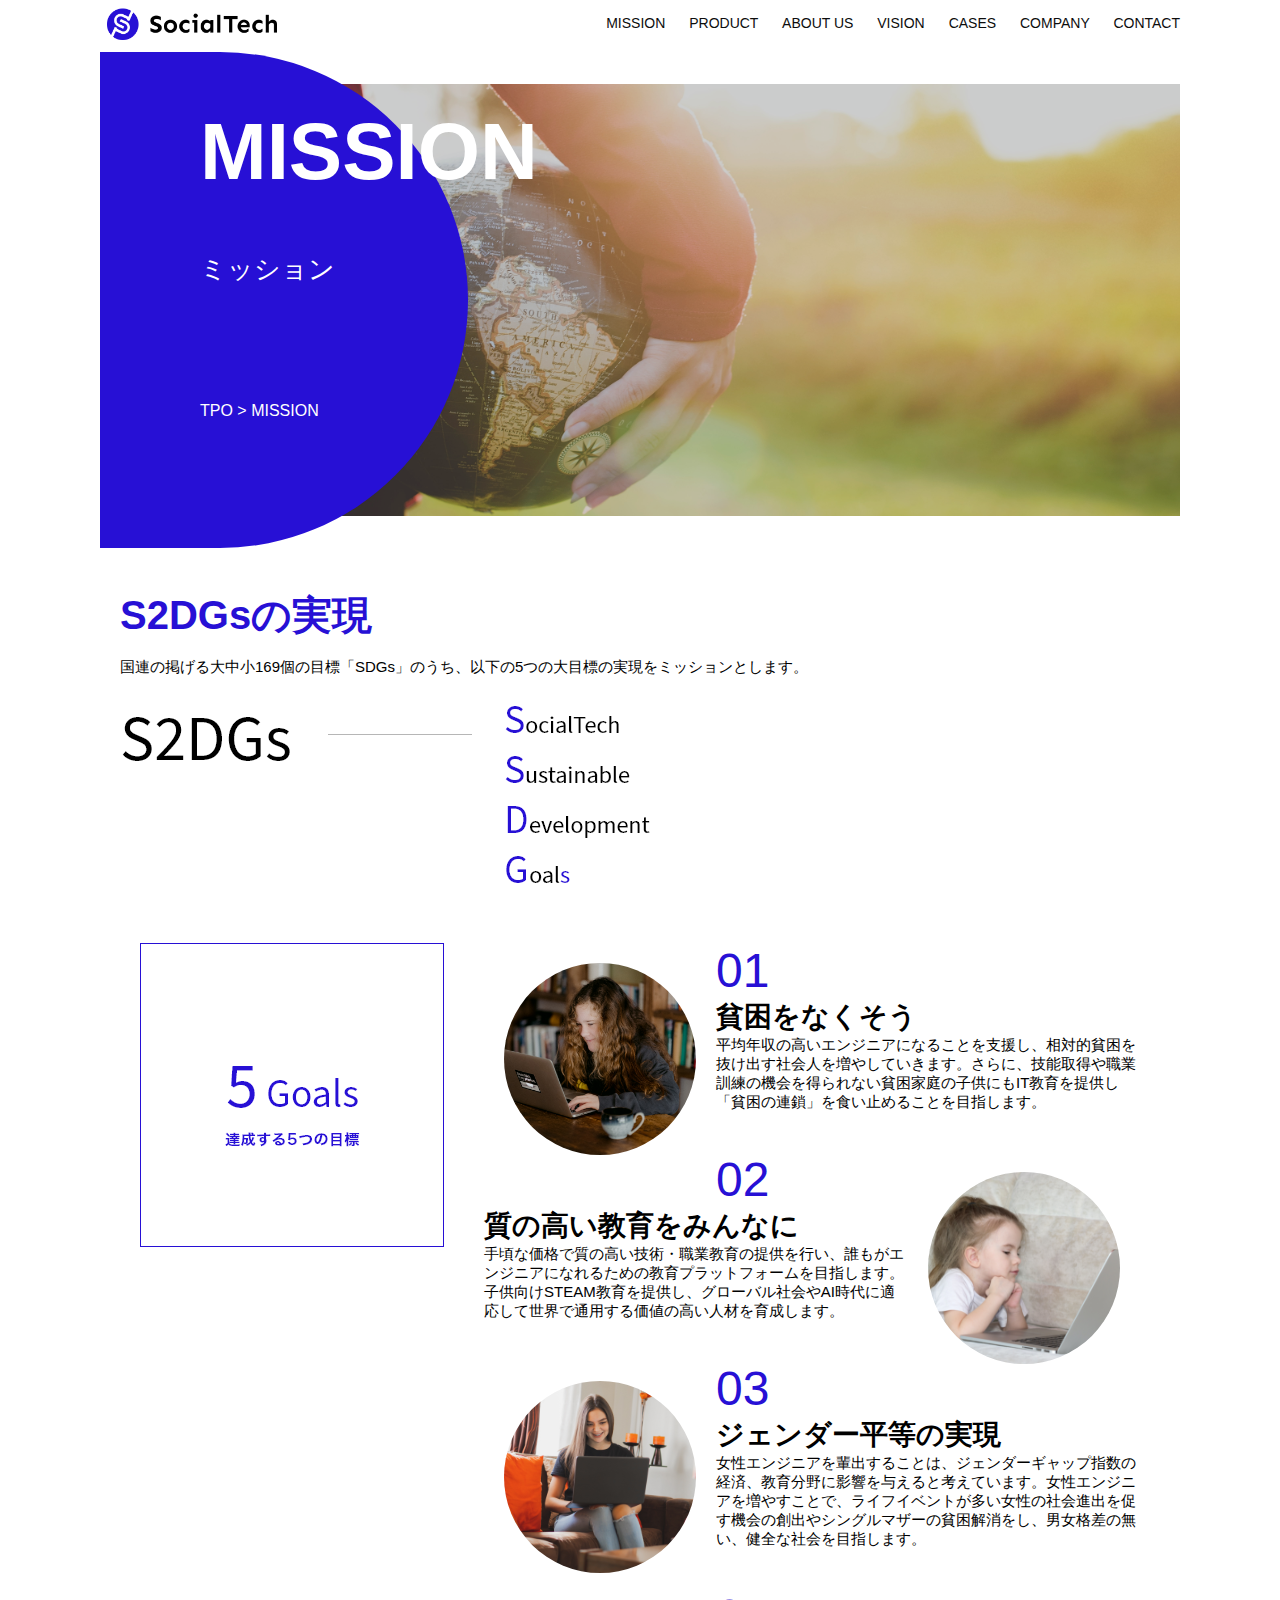
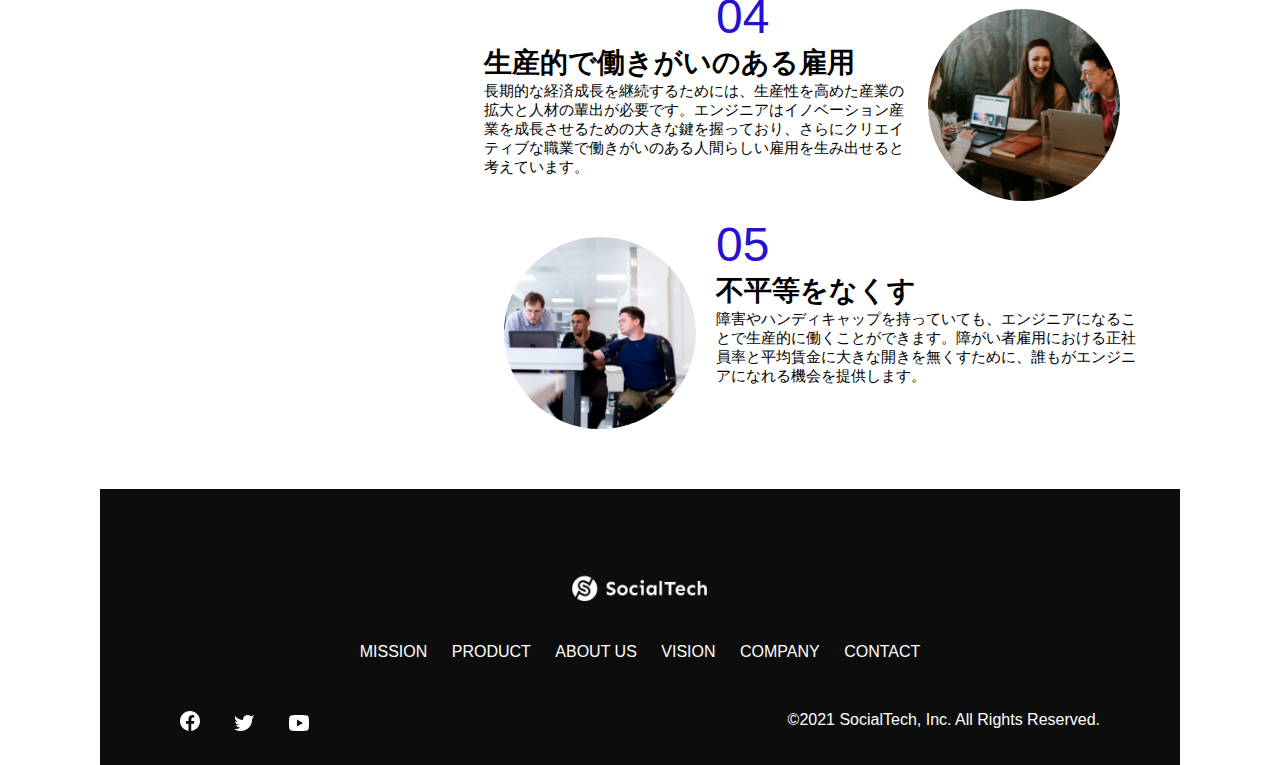
<file: mission.html>
<!DOCTYPE html>
<html lang="ja">
  <head>
    <title>SocialTech - MISSION ミッション -</title>
    <meta charset="UTF-8">
    <meta name="description" content="SocialTechが目指す5つの目標（S2DGs）を紹介します">
    <meta name="viewport" content="width=device-width, initial-scale=1.0">
    <link rel="stylesheet" href="style.css">
  </head>
  <body>
    <!-- ヘッダー -->
    <header>
      <!-- ロゴ -->
      <a href="index.html" id="logo"><img src="images/logo.png" alt="トップページに戻る"></a>
      <!-- PC用ナビゲーション -->
      <nav id="nav-pc">
        <a href="mission.html">MISSION</a>
        <a href="product.html">PRODUCT</a>
        <a href="index.html#aboutus">ABOUT US</a>
        <a href="index.html#vision">VISION</a>
        <a href="index.html#cases">CASES</a>
        <a href="index.html#company">COMPANY</a>
        <a href="index.html#contact">CONTACT</a>
      </nav>
      <!-- スマホ用メニューボタン -->
      <img src="images/button-menu.png" alt="ナビゲーションを開く" id="menu-sp" onclick="document.getElementById('nav-sp').style.display = 'block'">
      <!-- スマホ用ナビゲーション -->
      <nav id="nav-sp">
        <img src="images/button-close.png" alt="ナビゲーションを閉じる" id="close" onclick="document.getElementById('nav-sp').style.display = 'none'">
        <a href="index.html" id="logo-sp" onclick="document.getElementById('nav-sp').style.display = 'none'"><img src="images/logo-sp.png" alt="トップページに戻る"></a>
        <a href="mission.html" class="menu" onclick="document.getElementById('nav-sp').style.display = 'none'">MISSION</a>
        <a href="product.html" class="menu" onclick="document.getElementById('nav-sp').style.display = 'none'">PRODUCT</a>
        <a href="index.html#aboutus" class="menu" onclick="document.getElementById('nav-sp').style.display = 'none'">ABOUT US</a>
        <a href="index.html#vision" class="menu" onclick="document.getElementById('nav-sp').style.display = 'none'">VISION</a>
        <a href="index.html#cases" class="menu" onclick="document.getElementById('nav-sp').style.display = 'none'">CASES</a>
        <a href="index.html#company" class="menu" onclick="document.getElementById.style.display = 'none'">COMPANY</a>
        <a href="index.html#contact" class="menu" onclick="document.getElementById.style.display = 'none'">CONTACT</a>
        <div id="sns">
          <a href="https://www.facebook.com/sejuku2013"><img src="images/button-facebook.png" alt="Facebookのリンク"></a>
          <a href="https://twitter.com/samuraijuku"><img src="images/button-twitter.png" alt="Twitterのリンク"></a>
         <a href="https://www.youtube.com/channel/UCCFOQO5aDK0xXam4cUQXT8g"><img src="images/button-youtube.png" alt="YouTubeのリンク"></a>
        </div>
      </nav>
    </header>
    <main>
      <article>
        <!-- メインビジュアル -->
        <section id="mission-main">
          <div id="mission-title">
            <h1>MISSION</h1>
            <span>ミッション</span>
            <div>TPO > MISSION</div>
          </div>
        </section>
        <section id="mission-s2dgs">
          <h2 class="mission-h2">S2DGsの実現</h2>
          <p>国連の掲げる大中小169個の目標「SDGs」のうち、以下の5つの大目標の実現をミッションとします。</p>
          <img src="images/mission/mission-s2dgs.png" alt="S2DGs">
        </section>
        <section id="mission-5goals">
          <div>
            <img src="images/mission/mission-5goals.png" alt="5Goals">
          </div>
          <div>
            <div>
              <img class="fivegoals-image-left" src="images/mission/mission-5goals01.png" alt="PCを操作する女の子">
              <span class="fivegoals-number">01</span>
              <h3 class="fivegoals-h3">貧困をなくそう</h3>
              <p class="fivegoals-p">平均年収の高いエンジニアになることを支援し、相対的貧困を抜け出す社会人を増やしていきます。さらに、技能取得や職業訓練の機会を得られない貧困家庭の子供にもIT教育を提供し「貧困の連鎖」を食い止めることを目指します。</p>
            </div>
            <div>
              <img class="fivegoals-image-right" src="images/mission/mission-5goals02.png" alt="PCを見つめる小さい女の子">
              <span class="fivegoals-number">02</span>
              <h3 class="fivegoals-h3">質の高い教育をみんなに</h3>
              <p class="fivegoals-p">手頃な価格で質の高い技術・職業教育の提供を行い、誰もがエンジニアになれるための教育プラットフォームを目指します。子供向けSTEAM教育を提供し、グローバル社会やAI時代に適応して世界で通用する価値の高い人材を育成します。</p>
            </div>
            <div>
              <img class="fivegoals-image-left" src="images/mission/mission-5goals03.png" alt="PCを操作する女性">
              <span class="fivegoals-number">03</span>
              <h3 class="fivegoals-h3">ジェンダー平等の実現</h3>
              <p class="fivegoals-p">女性エンジニアを輩出することは、ジェンダーギャップ指数の経済、教育分野に影響を与えると考えています。女性エンジニアを増やすことで、ライフイベントが多い女性の社会進出を促す機会の創出やシングルマザーの貧困解消をし、男女格差の無い、健全な社会を目指します。</p>
            </div>
            <div>
              <img class="fivegoals-image-right" src="images/mission/mission-5goals04.png" alt="笑顔で話し合う3人の男女">
              <span class="fivegoals-number">04</span>
              <h3 class="fivegoals-h3">生産的で働きがいのある雇用</h3>
              <p class="fivegoals-p">長期的な経済成長を継続するためには、生産性を高めた産業の拡大と人材の輩出が必要です。エンジニアはイノベーション産業を成長させるための大きな鍵を握っており、さらにクリエイティブな職業で働きがいのある人間らしい雇用を生み出せると考えています。</p>
            </div>
            <div>
              <img class="fivegoals-image-left" src="images/mission/mission-5goals05.png" alt="障害を持つ男性が生き生きと働く様子">
              <span class="fivegoals-number">05</span>
              <h3 class="fivegoals-h3">不平等をなくす</h3>
              <p class="fivegoals-p">障害やハンディキャップを持っていても、エンジニアになることで生産的に働くことができます。障がい者雇用における正社員率と平均賃金に大きな開きを無くすために、誰もがエンジニアになれる機会を提供します。</p>
            </div>
          </div>
        </section>
      </article>
      <footer id="footer">
        <div id="footer-logo">
          <img src="images/logo-sp.png" alt="SocialTech">
        </div>
        <div id="footer-link">
          <a href="mission.html">MISSION</a>
          <a href="product.html">PRODUCT</a>
          <a href="index.html#aboutus">ABOUT US</a>
          <a href="index.html#vision">VISION</a>
          <a href="index.html#company">COMPANY</a>
          <a href="index.html#contact">CONTACT</a>
        </div>
        <div id="sns-footer">
          <a href="https://www.facebook.com/sejuku2013"><img src="images/button-facebook.png" alt="Facebookのリンク"></a>
          <a href="https://twitter.com/samuraijuku"><img src="images/button-twitter.png" alt="Twitterへのリンク"></a>
          <a href="https://www.youtube.com/channel/UCCFOQO5aDK0xXam4cUQXT8g"><img src="images/button-youtube.png" alt="Youtubeへのリンク"></a>
          <span id="copyright">&copy;2021 SocialTech, Inc. All Rights Reserved.</span>
        </div>
      </footer>

    </main>
  </body>
</html>
</file>
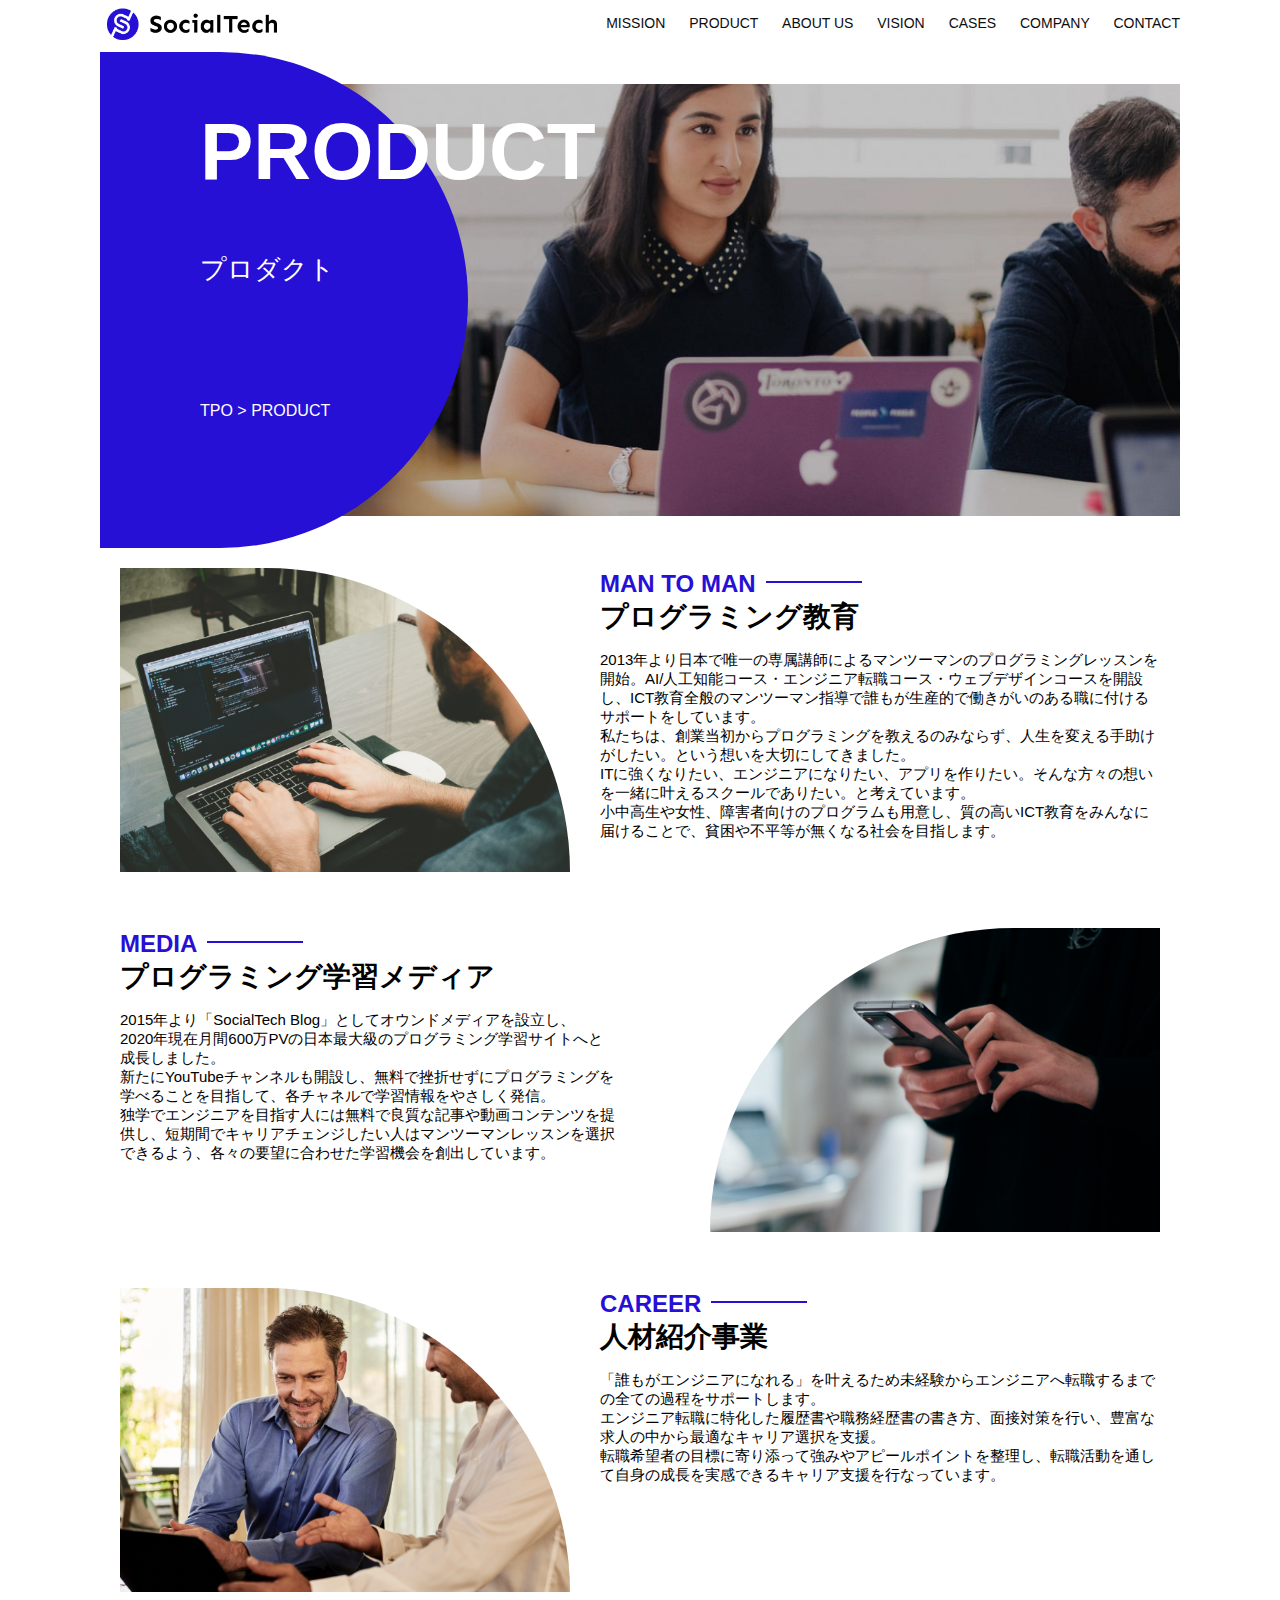
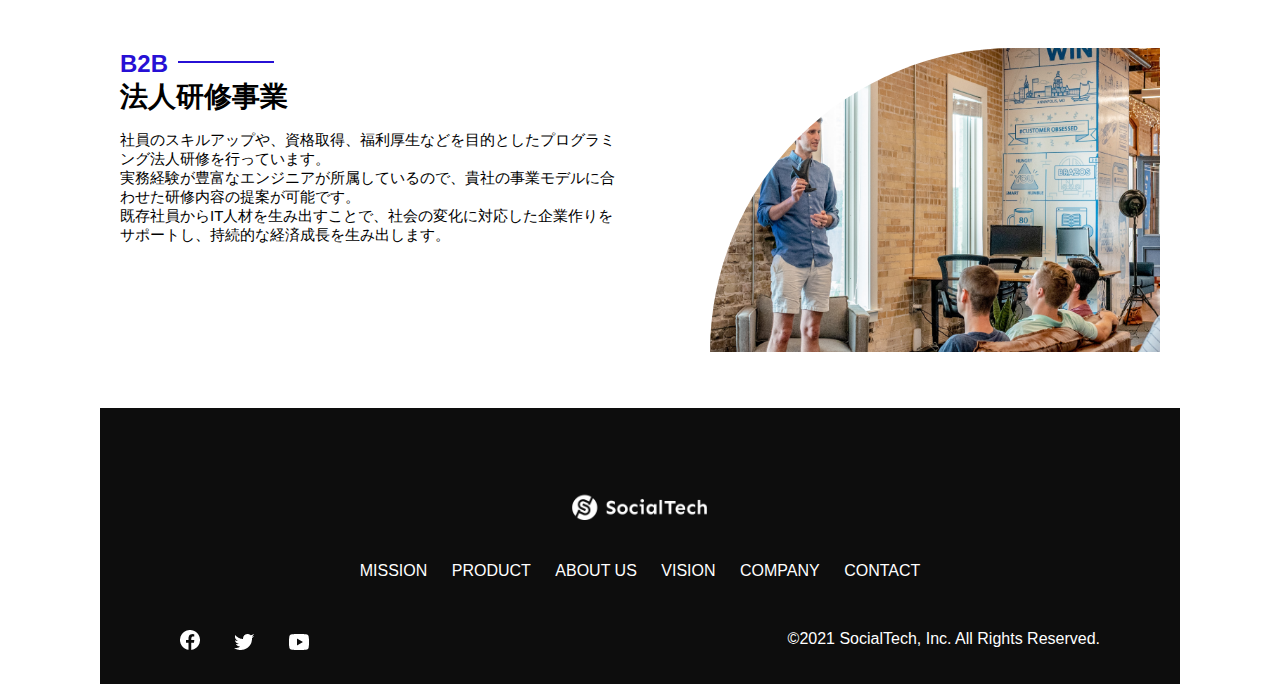
<file: product.html>
<!DOCTYPE html>
<html lang="ja">
  <head>
    <title>SocialTech - PRODUCT プロダクト -</title>
    <meta charset="UTF-8">
    <meta name="description" content="SocialTechの4つのプロダクトを紹介します">
    <meta name="viewport" content="width=device-width, initial-scale=1.0">
    <link rel="stylesheet" href="style.css">
  </head>
  <body>
    <!-- ヘッダー -->
    <header>
      <!-- ロゴ -->
      <a href="index.html" id="logo"><img src="images/logo.png" alt="トップページに戻る"></a>
      <!-- PC用ナビゲーション -->
      <nav id="nav-pc">
        <a href="mission.html">MISSION</a>
        <a href="product.html">PRODUCT</a>
        <a href="index.html#aboutus">ABOUT US</a>
        <a href="index.html#vision">VISION</a>
        <a href="index.html#cases">CASES</a>
        <a href="index.html#company">COMPANY</a>
        <a href="index.html#contact">CONTACT</a>
      </nav>
      <!-- スマホ用メニューボタン -->
      <img src="images/button-menu.png" alt="ナビゲーションを開く" id="menu-sp" onclick="document.getElementById('nav-sp').style.display = 'block'">
      <!-- スマホ用ナビゲーション -->
      <nav id="nav-sp">
        <img src="images/button-close.png" alt="ナビゲーションを閉じる" id="close" onclick="document.getElementById('nav-sp').style.display = 'none'">
        <a href="index.html" id="logo-sp" onclick="document.getElementById('nav-sp').style.display = 'none'"><img src="images/logo-sp.png" alt="トップページに戻る"></a>
        <a href="mission.html" class="menu" onclick="document.getElementById('nav-sp').style.display = 'none'">MISSION</a>
        <a href="product.html" class="menu" onclick="document.getElementById('nav-sp').style.display = 'none'">PRODUCT</a>
        <a href="index.html#aboutus" class="menu" onclick="document.getElementById('nav-sp').style.display = 'none'">ABOUT US</a>
        <a href="index.html#vision" class="menu" onclick="document.getElementById('nav-sp').style.display = 'none'">VISION</a>
        <a href="index.html#cases" class="menu" onclick="document.getElementById('nav-sp').style.display = 'none'">CASES</a>
        <a href="index.html#company" class="menu" onclick="document.getElementById.style.display = 'none'">COMPANY</a>
        <a href="index.html#contact" class="menu" onclick="document.getElementById.style.display = 'none'">CONTACT</a>
        <div id="sns">
          <a href="https://www.facebook.com/sejuku2013"><img src="images/button-facebook.png" alt="Facebookのリンク"></a>
          <a href="https://twitter.com/samuraijuku"><img src="images/button-twitter.png" alt="Twitterのリンク"></a>
         <a href="https://www.youtube.com/channel/UCCFOQO5aDK0xXam4cUQXT8g"><img src="images/button-youtube.png" alt="YouTubeのリンク"></a>
        </div>
      </nav>
    </header>
    <main>
      <article>
        <!-- メインビジュアル -->
        <section id="product-main">
          <div id="product-title">
            <h1>PRODUCT</h1>
            <span>プロダクト</span>
            <div>TPO > PRODUCT</div>
          </div>
        </section>
        <section class="product-section1">
          <img src="images/product/product-mantoman.png" alt="pcでコードを書く男姓">
          <div>
            <h2 class="product-h2">MAN TO MAN</h2>
            <h3 class="product-h3">プログラミング教育</h3>
            <p>
              2013年より日本で唯一の専属講師によるマンツーマンのプログラミングレッスンを開始。AI/人工知能コース・エンジニア転職コース・ウェブデザインコースを開設し、ICT教育全般のマンツーマン指導で誰もが生産的で働きがいのある職に付けるサポートをしています。<br>
             私たちは、創業当初からプログラミングを教えるのみならず、人生を変える手助けがしたい。という想いを大切にしてきました。<br>ITに強くなりたい、エンジニアになりたい、アプリを作りたい。そんな方々の想いを一緒に叶えるスクールでありたい。と考えています。<br>小中高生や女性、障害者向けのプログラムも用意し、質の高いICT教育をみんなに届けることで、貧困や不平等が無くなる社会を目指します。
           </p>
          </div>
        </section>
        <section class="product-section2">
          <div>
            <h2 class="product-h2">MEDIA</h2>
            <h3 class="product-h3">プログラミング学習メディア</h3>
            <p>
              2015年より「SocialTech Blog」としてオウンドメディアを設立し、<br>2020年現在月間600万PVの日本最大級のプログラミング学習サイトへと<br>成長しました。<br>新たにYouTubeチャンネルも開設し、無料で挫折せずにプログラミングを<br>学べることを目指して、各チャネルで学習情報をやさしく発信。<br>独学でエンジニアを目指す人には無料で良質な記事や動画コンテンツを提<br>供し、短期間でキャリアチェンジしたい人はマンツーマンレッスンを選択<br>できるよう、各々の要望に合わせた学習機会を創出しています。
           </p>
          </div>
          <img src="images/product/product-media.png" alt="スマートフォンを操作する人">
        </section>
        <section class="product-section1">
          <img src="images/product/product-career.png" alt="笑顔で話し合う2人の男姓">
          <div>
            <h2 class="product-h2">CAREER</h2>
            <h3 class="product-h3">人材紹介事業</h3>
            <p>
              「誰もがエンジニアになれる」を叶えるため未経験からエンジニアへ転職するまでの全ての過程をサポートします。<br>エンジニア転職に特化した履歴書や職務経歴書の書き方、面接対策を行い、豊富な求人の中から最適なキャリア選択を支援。<br>転職希望者の目標に寄り添って強みやアピールポイントを整理し、転職活動を通して自身の成長を実感できるキャリア支援を行なっています。<br>
            </p>
          </div>
        </section>
        <section class="product-section2">
          <div>
            <h2 class="product-h2">B2B</h2>
            <h3 class="product-h3">法人研修事業</h3>
            <p>
              社員のスキルアップや、資格取得、福利厚生などを目的としたプログラミ<br>ング法人研修を行っています。<br>実務経験が豊富なエンジニアが所属しているので、貴社の事業モデルに合<br>わせた研修内容の提案が可能です。<br>既存社員からIT人材を生み出すことで、社会の変化に対応した企業作りを<br>サポートし、持続的な経済成長を生み出します。
           </p>
          </div>
          <img src="images/product/product-b2b.png" alt="講演中の男性とそれを聴く人々">
        </section>
      </article>
      <footer id="footer">
        <div id="footer-logo">
          <img src="images/logo-sp.png" alt="SocialTech">
        </div>
        <div id="footer-link">
          <a href="mission.html">MISSION</a>
          <a href="product.html">PRODUCT</a>
          <a href="index.html#aboutus">ABOUT US</a>
          <a href="index.html#vision">VISION</a>
          <a href="index.html#company">COMPANY</a>
          <a href="index.html#contact">CONTACT</a>
        </div>
        <div id="sns-footer">
          <a href="https://www.facebook.com/sejuku2013"><img src="images/button-facebook.png" alt="Facebookのリンク"></a>
          <a href="https://twitter.com/samuraijuku"><img src="images/button-twitter.png" alt="Twitterへのリンク"></a>
          <a href="https://www.youtube.com/channel/UCCFOQO5aDK0xXam4cUQXT8g"><img src="images/button-youtube.png" alt="Youtubeへのリンク"></a>
          <span id="copyright">&copy;2021 SocialTech, Inc. All Rights Reserved.</span>
        </div>
      </footer>

    </main>
  </body>
</html>
</file>
<file: style.css>
/* PC、スマホ共通スタイル */
body {
  font-family: "Source Sans Pro", "Hiragino Kaku Gothic ProN", Meiryo, Arial, sans-serif;
}

p {
  font-size: 15px;
}

/*================
 PC用のスタイル 
=================*/
@media screen and (min-width: 768px) {

  /* PC用カルーセル設定 */
  .carousel {
    width: 885px;
    margin-left: 20px;
  }

  .carouselImg {
    width: 885px;
  }

  /* 横幅設定 */
  body {
    max-width: 1080px;
    min-width: 960px;
    margin: 0 auto 0 auto;
  }

  /* ヘッダー */
  header {
    display: flex;
    justify-content: space-between;
  }

  /* ナビゲーションのレイアウト */
  #nav-pc {
    text-align: right;
    font-size: 14px;
    padding-top: 15px;
  }

  /* ナビゲーションのリンクの装飾設定 */
  #nav-pc>a {
    text-decoration: none;
    margin-left: 20px;
  }

  #nav-pc>a:link {
    color: #0d0d0d;
  }

  #nav-pc>a:visited {
    color: #0d0d0d;
  }

  #nav-pc>a:hover {
    color: #0d0d0d;
    text-decoration: underline;
  }

  #nav-pc>a:active {
    color: #0d0d0d;
  }

  /* スマホ用ナビゲーションの非表示 */
  #nav-sp,
  #menu-sp {
    display: none;
  }

  /* メインビジュアル*/
  #main-visual {
    position: relative;
    height: 400px;
  }

  #main-message {
    position: absolute;
    top: 0;
    left: 0;
    background-color: #2710d5;
    color: #ffffff;
    border-radius: 0 0 476px 0;
    max-width: 620px;
    height: 100%;
    width: 100%;
    z-index: 11;
  }

  #main-message>h1 {
    font-size: 60px;
    font-weight: bold;
    margin: 100px 0 0 50px;
  }

  #main-message>p {
    font-size: 28px;
    margin: 0 0 0 50px;
  }

  #main-visual>img {
    max-width: 620px;
    border-radius: 476px 0 0 0;
    position: absolute;
    top: 0;
    right: 0;
    z-index: 10;
  }

  /* 見出し */
  h2 {
    margin: 40px 0 0 0;
  }

  h2::after {
    content: url("images/line.png");
    margin-left: 10px;
  }

  h3 {
    font-size: 27px;
  }

  /* ミッション */
  #mission {
    margin: 80px auto 80px auto;
    width: 100%;
  }

  #mission-flex {
    width: 100%;
    display: flex;
  }

  #mission-flex>div {
    width: 50%;
    margin: 20px;
  }

  #mission-photo {
    width: 100%;
  }

  #s2dgs {
    margin-top: 50px;
    width: 100%;
  }

  /* プロダクト */
  #product {
    background-color: #fafafa;
    width: 100%;
    margin: 80px 0 80px 0;
    padding: 10px 40px 0px 40px;
  }

  /* 外枠 */
  #product>div {
    margin-top: 40px;
    display: flex;
  }

  /* 左のカラム */
  #product-left {
    width: 50%;
    margin-right: 20px;
  }

  /* 右のカラム */
  #product-right {
    width: 50%;
    margin-left: 20px;
    margin-top: 80px;
  }

  /* 画像＋説明の枠 */
  #product-left>div {
    position: relative;
    height: 480px;
    margin-right: 20px;
  }

  #product-right>div {
    position: relative;
    height: 480px;
    margin-left: 20px;
  }

  /* 画像 */
  .product-photo {
    width: 100%;
  }

  /* 説明文の枠 */
  .product-explain {
    background-color: #ffffff;
    position: absolute;
    left: 0;
    top: 280px;
    margin: 0 40px 0 40px;
    padding: 20px;
    box-shadow: 5px 5px 10px rgba(0, 0, 0, 0.05);
  }

  /* 説明文の英語 */
  .product-explain>span {
    color: #2710d5;
    font-weight: bold;
    font-size: 16px;
    margin: 0;
  }

  /* 説明文の見出し */
  .product-explain>h3 {
    font-size: 20px;
    margin: 5px 0 5px 0;
  }

  /* 説明文 */
  .product-explain>p {
    font-size: 14px;
    margin: 0;
  }

  /* 「もっとみる」ボタン */
  #product-more {
    margin: 0 auto -42px auto;
  }

  /* ABOUT US */
  #aboutus {
    margin: 80px auto 80px auto;
  }

  /* 3つの組織文化と画像を入れる枠 */
  #aboutus>div {
    display: flex;
  }

  /* 画像 */
  .culture-img {
    width: 100%;
    align-self: flex-start;
  }

  .culture-img2 {
    margin-top: 50px;
    width: 100%;
  }

  /* 3つの組織文化の表 */
  .culture-table {
    max-width: 500px;
    margin-right: 50px;
  }

  /* 番号 */
  .culture-num {
    font-size: 80px;
    color: #2710d5;
    margin: 0 20px 0 0;
  }

  /* 組織文化英語 */
  .culture-en {
    color: #2710d5;
    font-weight: bold;
    font-size: 24px;
    display: block;
  }

  /* 組織文化日本語 */
  .culture-jp {
    font-size: 28px;
    font-weight: bold;
  }

  /* 説明文 */
  .culture-description {
    margin: 0;
  }

  /* ビジョン */
  #vision {
    margin: 80px auto 80px auto;
  }

  /* セクション内の外枠 */
  #vision>div {
    width: 100%;
    display: flex;
    justify-content: space-between;
    flex-wrap: wrap;
  }

  /* 7つの行動指針の枠 */
  .vision-box {
    width: 300px;
    height: 300px;
    margin-bottom: 30px;
    position: relative;
  }

  .vision-box>img {
    width: 100%;
    height: auto;
    position: absolute;
    top: 0;
    left: 0;
    z-index: 30;
  }

  .vision-box>span {
    position: absolute;
    top: 0;
    left: 0;
    z-index: 31;
    margin-right: 20px;
  }

  .vision-box>span>h4 {
    color: #2710d5;
    font-size: 19px;
    margin: 80px 0 0 0;
  }

  .vision-box>span>h4::first-letter {
    font-size: 40px;
  }

  .vision-box>span>h5 {
    font-size: 20px;
    margin: 0 0 0 0;
  }

  .vision-box>span>p {
    margin: 10px 0 0 0;
  }

  /* 会社概要 */
  #company {
    margin: 80px auto 80px auto;
  }

  #company-table {
    width: 100%;
  }

  .tableheader {
    text-align: left;
    padding: 20px;
    border-bottom-color: #2710d5;
    border-bottom-width: 1px;
    border-bottom-style: solid;
    width: 100px;
  }

  .tableheader-first {
    text-align: left;
    padding: 20px;
    border-bottom-color: #2710d5;
    border-bottom-width: 1px;
    border-bottom-style: solid;
    border-top-color: #2710d5;
    border-top-width: 1px;
    border-top-style: solid;
    width: 100px;
  }

  .cell {
    padding: 30px;
    border-bottom-color: #ececec;
    border-bottom-width: 1px;
    border-bottom-style: solid;
  }

  .cell-first {
    padding: 30px;
    border-bottom-color: #ececec;
    border-bottom-width: 1px;
    border-bottom-style: solid;
    border-top-color: #ececec;
    border-top-width: 1px;
    border-top-style: solid;
  }

  #company>iframe {
    width: 100%;
    height: 368px;
    margin-top: 40px;
  }

  /* お問い合わせ */
  #contact {
    margin: 80px auto 80px auto;
  }

  /* 外枠 */
  #contact>form>div {
    display: flex;
    flex-direction: row;
    flex-wrap: wrap;
    padding-bottom: 30px;
  }

  /* 左列の見出し */
  .contact-heading {
    width: 240px;
    align-self: center;
  }

  /* 見出しのラベル */
  .contact-label {
    font-weight: bold;
  }

  /* 必須 */
  .contact-span {
    color: #ce2222;
    margin: 0 0 0 20px;
    font-weight: bold;
  }

  /* テキストボックス */
  .contact-textbox {
    border-top: 0;
    border-left: 0;
    border-right: 0;
    border-bottom-width: 1px;
    border-bottom-color: #707070;
    border-bottom-style: solid;
    background-color: #fafafa;
    width: 400px;
    height: 56px;
  }

  /* お問い合わせ内容のテキストエリア */
  .contact-textarea {
    border-top: 0;
    border-left: 0;
    border-right: 0;
    border-bottom-width: 1px;
    border-bottom-color: #707070;
    border-bottom-style: solid;
    background-color: #fafafa;
    width: 400px;
    height: 200px;
  }

  /* 個人情報の取り扱い */
  details {
    width: 700px;
  }

  details>div {
    background-color: #fafafa;
    padding: 20px;
  }

  details>div>span {
    font-weight: bold;
  }

  /* フッター */
  footer {
    background-color: #0d0d0d;
    text-align: center;
    padding: 80px 80px 30px 80px;
  }

  #footer-logo {
    margin-bottom: 30px;
  }

  #footer-link {
    margin-bottom: 50px;
  }

  #footer-link>a {
    text-decoration: none;
    margin: 10px;
  }

  #footer-link>a:link {
    color: #ffffff;
  }

  #footer-link>a:visited {
    color: #ffffff;
  }

  #footer-link>a:hover {
    color: #ffffff;
    text-decoration: underline;
  }

  #footer-link>a:active {
    color: #ffffff;
  }

  #sns-footer {
    text-align: left;
    width: 100%;
  }

  #sns-footer>a {
    margin-right: 30px;
  }

  #copyright {
    color: #ffffff;
    float: right;
  }

  /* mission.html用スタイル */
  /* ミッションのメインビジュアル */
  /* mission-main */
  #mission-main {
    height: 496px;
    width: 100%;
    background-image: url(images/mission/mission-main.png);
    background-repeat: no-repeat;
    background-position-y: center;
  }

  #mission-title {
    background-color: #2710d5;
    width: 368px;
    color: #fff;
    height: 496px;
    border-radius: 0 248px 248px 0;
    position: relative;
  }

  #mission-title h1 {
    position: absolute;
    top: 0;
    left: 100px;
    font-size: 80px;
  }

  #mission-title>span {
    position: absolute;
    top: 200px;
    left: 100px;
    font-size: 26px;
  }

  #mission-title>div {
    position: absolute;
    top: 350px;
    left: 100px;
    font-size: 16px;
  }

  #mission-s2dgs {
    width: 100%;
    margin: 20px;
  }

  .mission-h2 {
    color: #2710d5;
    font-size: 40px;
  }

  .mission-h2::after {
    content: none;
  }

  #mission-5goals {
    margin: 20px;
    display: flex;
  }

  #mission-5goals>div {
    flex-grow: 1;
    padding: 20px;
  }

  #mission-5goals>div>div {
    margin-bottom: 40px;
  }

  .fivegoals-image-right {
    float: right;
    margin: 20px;
  }

  .fivegoals-image-left {
    float: left;
    margin: 20px;
  }

  .fivegoals-number {
    color: #2710d5;
    font-size: 48px;
    margin: 0;
  }

  .fivegoals-h3 {
    font-size: 28px;
    margin: 0;
  }

  .fivegoals-p {
    margin: 0;
  }

  /* product.html用スタイル */
  /* プロダクトのメインビジュアル */
  /* product-main */
  #product-main {
    height: 496px;
    width: 100%;
    background-image: url(images/product/product-main.png);
    background-repeat: no-repeat;
    background-position-y: center;
  }

  #product-title {
    background-color: #2710d5;
    width: 368px;
    color: #ffffff;
    height: 496px;
    border-radius: 0 248px 248px 0;
    position: relative;
  }

  #product-title h1 {
    position: absolute;
    top: 0;
    font-size: 80px;
    left: 100px;
  }

  #product-title>span {
    position: absolute;
    top: 200px;
    left: 100px;
    font-size: 26px;
  }

  #product-title>div {
    position: absolute;
    top: 350px;
    left: 100px;
    font-size: 16px;
  }

  .product-section1 {
    position: relative;
    margin: 20px;
    height: 340px;
  }

  .product-section1>img {
    position: absolute;
    top: 0;
    left: 0;
    width: 450px;
    margin: 0 40px 30px 0;
    border-radius: 0 432px 0 0;
  }

  .product-section1>div {
    position: absolute;
    top: 0;
    left: 480px;
  }

  .product-section2 {
    position: relative;
    margin: 20px;
    height: 340px;
  }

  .product-section2>img {
    position: absolute;
    top: 0;
    right: 0;
    width: 450px;
    margin: 0 0 30px 40px;
    border-radius: 432px 0 0 0;
  }

  .product-section2>div z {
    position: absolute;
    top: 0;
    left: 0;
  }

  .product-h2 {
    color: #2710d5;
    font-size: 24px;
    margin: 0;
  }

  .product-h3 {
    font-size: 28px;
    margin: 0;
  }
}

/*=========================
 スマートフォン用のスタイル 
=========================*/
@media screen and (max-width: 767px) {

  /* スマートフォン用カルーセル設定 */
  .carousel {
    width: 375px;
    margin: 0 auto;
  }

  .carouselImg {
    width: 375px;
  }

  body {
    min-width: 375px;
    margin: 0;
  }

  /* PC用ナビゲーション非表示 */
  #nav-pc {
    display: none;
  }

  /* ハンバーガーメニュー */
  #menu-sp {
    position: absolute;
    top: 0;
    right: 0;
  }

  /* スマホ用ナビゲーションの表示切替 */
  /* 初期状態、レイアウトと非表示設定 */
  #nav-sp {
    background-color: #2710d5;
    position: absolute;
    top: 0;
    left: 0;
    width: 100%;
    height: 100%;
    display: none;
    z-index: 100;
  }

  /* ×ボタン */
  #close {
    position: absolute;
    top: 20px;
    right: 20px;
  }

  /* ナビゲーションメニュー用ロゴ */
  #logo-sp {
    margin: 80px 0 30px 20px;
  }

  /* ナビゲーションのリンクの装飾設定 */
  #nav-sp>a {
    display: block;
  }

  #nav-sp>a:link {
    color: #ffffff;
  }

  #nav-sp>a:visited {
    color: #ffffff;
  }

  #nav-sp>a:hover {
    color: #ffffff;
    text-decoration: underline;
  }

  #nav-sp>a:active {
    color: #ffffff;
  }

  #nav-sp>.menu {
    text-decoration: none;
    display: block;
    margin: 0 20px;
    height: 44px;
    font-size: 16px;
    background-image: url(images/arrow.png);
    background-repeat: no-repeat;
    background-position: right top;
  }

  #sns {
    position: absolute;
    bottom: 20px;
    left: 20px;
  }

  #sns>a {
    margin-right: 30px;
  }

  /* メインビジュアル*/
  #main-visual {
    overflow: hidden;
    position: relative;
    height: 470px;
    width: 100%;
  }

  #main-message {
    position: absolute;
    top: 0;
    left: 0;
    background-color: #2710d5;
    color: #ffffff;
    border-radius: 0 0 476px 0;
    text-align: center;
    height: 280px;
    width: 100%;
    z-index: 11;
  }

  #main-message>h1 {
    font-size: 28px;
    margin-top: 90px;
  }

  #main-message>p {
    margin: 0;
  }

  #main-visual>img {
    width: 100%;
    border-radius: 476px 0 0 0;
    z-index: 10;
    position: absolute;
    bottom: 0;
    right: 0;
  }

  /* 見出し */
  h2::after {
    content: url("images/line.png");
    margin-left: 10px;
  }

  h3 {
    font-size: 24px;
    margin-top: 10px;
  }

  /* ミッション */
  #mission {
    margin: 20px;
  }

  #mission-photo,
  #s2dgs {
    width: 100%;
  }

  /* プロダクト */
  #product {
    background-color: #fafafa;
    padding-top: 10px;
  }

  #product h2 {
    margin-left: 20px;
  }

  /* 外枠 */
  /* 左右のカラム　スマホでは縦並び */
  #product-left,
  #product-right {
    margin: 0 20px;
  }

  /* 画像＋説明の枠 */
  #product-left>div,
  #product-right>div {
    position: relative;
    height: 540px;
  }

  /* 説明文の枠 */
  .product-explain {
    background-color: #fff;
    position: absolute;
    left: 0;
    bottom: 50px;
    padding: 20px;
    box-shadow: 5px 5px 10px rgba(0, 0, 0, 0.05);
  }

  /* 説明文の英語 */
  .product-explain>span {
    color: #2710d5;
    font-weight: bold;
    font-size: 16px;
    margin: 0;
  }

  /* 説明文の見出し */
  .product-explain>h3 {
    margin: 10px 0 10px 0;
  }

  /* 画像 */
  .product-photo {
    width: 100%;
  }

  /* 「もっとみる」ボタン */
  #product-more {
    margin: 0 auto -42px 20px;
  }

  /* ABOUT US */
  #aboutus {
    margin: 80px 20px;
  }

  /* 3つの組織文化と画像を入れる枠 */
  #aboutus>div {
    display: flex;
    flex-direction: column;
  }

  /* 3つの組織文化の表 */
  .culture-table {
    width: 100%;
    padding-right: 20px;
    order: 2;
  }

  /* 画像 */
  .culture-img {
    width: 100%;
    order: 1;
  }

  .culture-img2 {
    width: 100%;
  }

  /* 番号 */
  .culture-num {
    font-size: 80px;
    color: #2710d5;
  }

  /* 組織文化英語 */
  .culture-en {
    color: #2710d5;
    font-weight: bold;
    font-size: 24px;
    display: block;
  }

  /* 組織文化日本語 */
  .culture-jp {
    font-weight: bold;
  }

  /* 説明文 */
  .culture-description {
    margin: 0;
  }

  /* ビジョン */
  #vision {
    margin: 80px 20px;
  }

  /* 7つの行動指針の枠 */
  .vision-box {
    width: 300px;
    height: 300px;
    margin-bottom: 30px;
    position: relative;
  }

  .vision-box>img {
    width: 100%;
    height: auto;
    position: absolute;
    top: 0;
    left: 0;
    z-index: 30;
  }

  .vision-box>span {
    position: absolute;
    top: 0;
    left: 0;
    z-index: 31;
    margin-right: 20px;
  }

  .vision-box>span>h4 {
    color: #2710d5;
    font-size: 19px;
    margin: 60px 0 0 0;
  }

  .vision-box>span>p {
    margin: 10px 0 0 0;
  }

  /* 会社概要 */
  #company {
    margin: 0 20px;
  }

  #company>h3 {
    margin-bottom: 20px;
  }

  #company-table {
    width: 100%;
  }

  .tableheader-first {
    text-align: left;
    padding: 20px;
    border-bottom-color: #2710d5;
    border-bottom-width: 1px;
    border-bottom-style: solid;
    border-top-color: #2710d5;
    border-top-width: 1px;
    border-top-style: solid;
    width: 50px;
  }

  .tableheader {
    text-align: left;
    padding: 20px;
    border-bottom-color: #2710d5;
    border-bottom-width: 1px;
    border-bottom-style: solid;
    width: 50px;
  }

  .cell {
    padding: 20px;
    border-bottom-color: #ececec;
    border-bottom-width: 1px;
    border-bottom-style: solid;
  }

  .cell-first {
    padding: 20px;
    border-bottom-color: #ececec;
    border-bottom-width: 1px;
    border-bottom-style: solid;
    border-top-color: #ececec;
    border-top-width: 1px;
    border-top-style: solid;
  }

  #company>iframe {
    width: 100%;
    height: 240px;
    margin-top: 40px;
  }

  /* お問い合わせ */
  #contact {
    margin: 80px 20px;
  }

  #contact h3 {
    margin-bottom: 20px;
  }

  /* 外枠 */
  #contact>form>div {
    margin-bottom: 20px;
  }

  /* 左列の見出し */
  .contact-heading {
    margin-bottom: 20px;
  }

  /* 見出しのラベル */
  .contact-label {
    font-weight: bold;
  }

  /* 必須 */
  .contact-span {
    color: #ce2222;
    margin: 0 0 0 20px;
    font-weight: bold;
  }

  /* テキストボックス */
  .contact-textbox {
    border-top: 0;
    border-left: 0;
    border-right: 0;
    border-bottom-width: 1px;
    border-bottom-color: #707070;
    border-bottom-style: solid;
    background-color: #fafafa;
    min-width: 300px;
    width: 100%;
    height: 56px;
  }

  /* お問い合わせ内容のテキストエリア */
  .contact-textarea {
    border-top: 0;
    border-left: 0;
    border-right: 0;
    border-bottom-width: 1px;
    border-bottom-color: #707070;
    border-bottom-style: solid;
    background-color: #fafafa;
    width: 100%;
    height: 150px;
  }

  .radiobutton {
    margin-bottom: 20px;
  }

  .radiobutton+label::after {
    content: "\A";
    white-space: pre;
  }

  /* フッター */
  footer {
    background-color: #0d0d0d;
    padding: 30px 20px 50px 20px;
  }

  #footer-logo {
    margin-bottom: 30px;
  }

  #footer-link {
    margin-bottom: 50px;
  }

  #footer-link>a {
    text-decoration: none;
    margin: 0 20px 30px 0;
    display: block;
    background-image: url(images/arrow.png);
    background-repeat: no-repeat;
    background-position: top right;
  }

  #footer-link>a:link {
    color: #ffffff;
  }

  #footer-link>a:visited {
    color: #ffffff;
  }

  #footer-link>a:hover {
    color: #ffffff;
    text-decoration: underline;
  }

  #footer-link>a:active {
    color: #ffffff;
  }

  #sns-footer>a {
    margin-right: 30px;
  }

  #copyright {
    font-size: 12px;
    display: block;
    margin-top: 30px;
    color: #ffffff;
  }

  /* ここにMISSIONページのスマートフォン用のCSSを記述する */
  #mission-main {
    height: 256px;
    width: 100%;
    background-image: url(images/mission/mission-main.png);
    background-repeat: no-repeat;
    background-position-y: center;
    background-size: auto 208px;
  }

  #mission-title {
    background-color: #2710d5;
    width: 136px;
    color: #fff;
    height: 256px;
    border-radius: 0 248px 248px 0;
    position: relative;
  }

  #mission-title h1 {
    position: absolute;
    top: 0;
    left: 20px;
    font-size: 40px;
  }

  #mission-title>span {
    position: absolute;
    top: 110px;
    left: 20px;
    font-size: 18px;
  }

  #mission-title>div {
    position: absolute;
    top: 180px;
    left: 20px;
    font-size: 13px;
  }

  #mission-s2dgs {
    margin: 20px;
  }

  .mission-h2 {
    color: #2710d5;
    font-size: 38px;
  }

  .mission-h2::after {
    content: none;
  }

  #mission-s2dgs img {
    width: 100%;
  }

  #mission-5goals {
    margin: 20px;
  }

  #mission-5goals>div>div {
    margin-bottom: 40px;
  }

  #mission-5goals>div>img {
    width: 100%;
  }

  .fivegoals-image-right {
    margin: 20px auto;
    display: block;
  }

  .fivegoals-image-left {
    margin: 20px auto;
    display: block;
  }

  .fivegoals-number {
    color: #2710d5;
    font-size: 48px;
    margin: 0;
  }

  .fivegoals-h3 {
    font-size: 28px;
    margin: 0;
  }

  .fivegoals-p {
    margin: 0;
  }

  /* ここにPRODUCTページのスマートフォン用のCSSを記述する */
  #product-main {
    height: 256px;
    width: 100%;
    background-image: url(images/product/product-main.png);
    background-repeat: no-repeat;
    background-position-y: center;
    background-size: auto 208px;
  }

  #product-title {
    background-color: #2710d5;
    width: 136px;
    color: #ffffff;
    height: 256px;
    border-radius: 0 248px 248px 0;
    position: relative;
  }

  #product-title>h1 {
    position: absolute;
    top: 0;
    left: 20px;
    font-size: 40px;
  }

  #product-title>span {
    position: absolute;
    top: 110px;
    left: 20px;
    font-size: 18px;
  }

  #product-title>div {
    position: absolute;
    top: 180px;
    left: 20px;
    font-size: 13px;
  }

  .product-section1 {
    margin: 20px;
  }

  .product-section1>img {
    width: 100%;
    border-radius: 0 300px 0 0;
  }

  .product-section2 {
    margin: 20px;
    display: flex;
    flex-direction: column;
  }

  .product-section2>img {
    order: 1;
    width: 100%;
    border-radius: 300px 0 0 0;
  }

  .product-section2>div {
    order: 2;
  }

  .product-h2 {
    color: #2710d5;
    font-size: 24px;
    margin: 0;
  }

  .product-h3 {
    font-size: 28px;
    margin: 0;
  }
}
</file>
